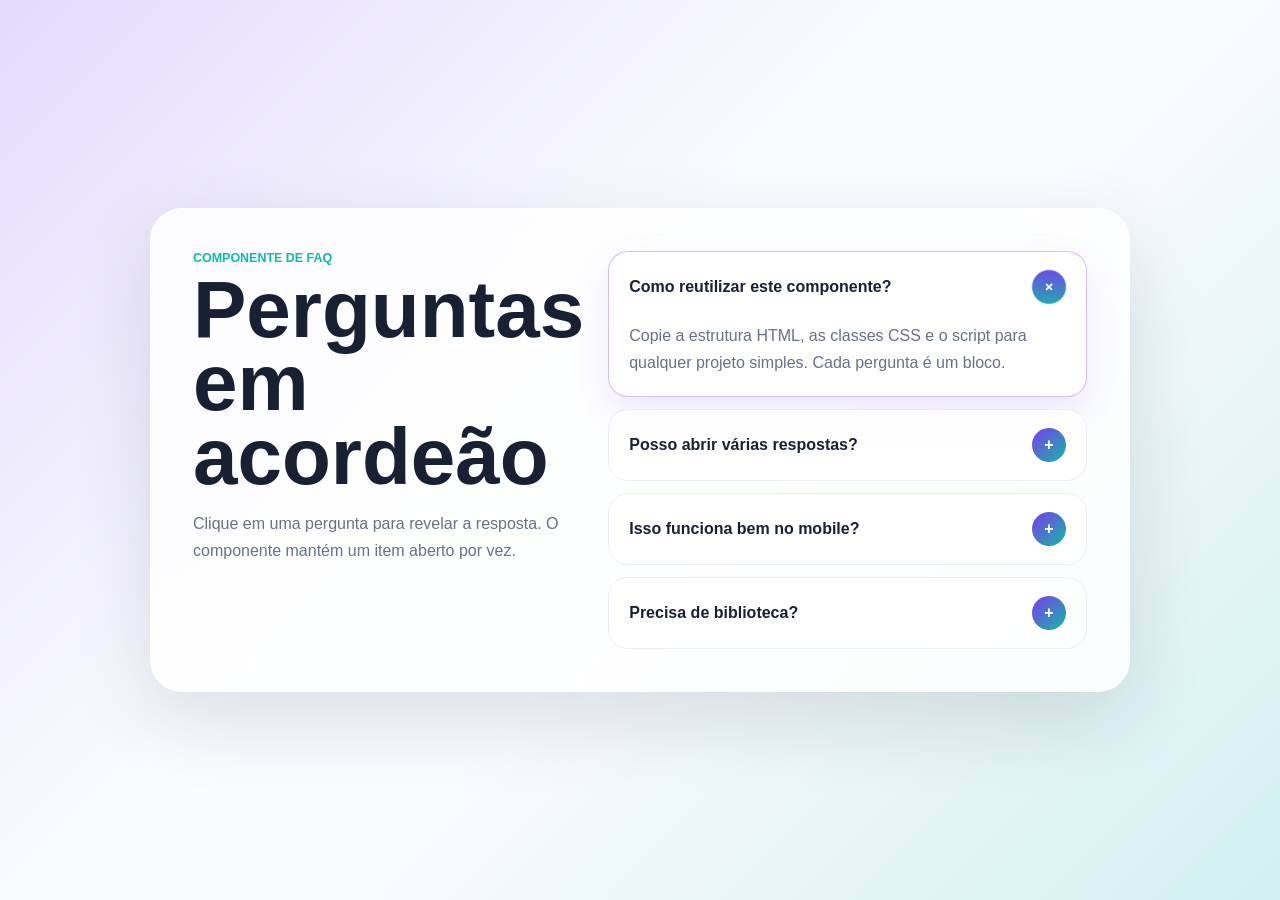
<file: accordion-faq/index.html>
<!DOCTYPE html>
<html lang="pt-BR">
<head>
  <meta charset="UTF-8">
  <meta name="viewport" content="width=device-width, initial-scale=1.0">
  <title>Accordion FAQ</title>
  <link rel="stylesheet" href="style.css">
</head>
<body>
  <main class="page">
    <section class="faq-shell">
      <div class="faq-copy">
        <p class="eyebrow">Componente de FAQ</p>
        <h1>Perguntas em acordeão</h1>
        <p>Clique em uma pergunta para revelar a resposta. O componente mantém um item aberto por vez.</p>
      </div>

      <div class="accordion" id="accordion">
        <article class="accordion-item open">
          <button class="accordion-trigger" type="button" aria-expanded="true">
            Como reutilizar este componente?
            <span>+</span>
          </button>
          <div class="accordion-panel">
            <p>Copie a estrutura HTML, as classes CSS e o script para qualquer projeto simples. Cada pergunta é um bloco.</p>
          </div>
        </article>

        <article class="accordion-item">
          <button class="accordion-trigger" type="button" aria-expanded="false">
            Posso abrir várias respostas?
            <span>+</span>
          </button>
          <div class="accordion-panel">
            <p>Sim. Remova a linha que fecha os outros itens no script e cada resposta será alternada de forma independente.</p>
          </div>
        </article>

        <article class="accordion-item">
          <button class="accordion-trigger" type="button" aria-expanded="false">
            Isso funciona bem no mobile?
            <span>+</span>
          </button>
          <div class="accordion-panel">
            <p>O layout foi pensado primeiro para telas pequenas, usa espaçamento flexível e mantém o texto legível no celular.</p>
          </div>
        </article>

        <article class="accordion-item">
          <button class="accordion-trigger" type="button" aria-expanded="false">
            Precisa de biblioteca?
            <span>+</span>
          </button>
          <div class="accordion-panel">
            <p>Nenhuma biblioteca é necessária. A animação usa linhas de grid no CSS e poucas linhas de JavaScript.</p>
          </div>
        </article>
      </div>
    </section>
  </main>

  <script src="script.js"></script>
</body>
</html>
</file>
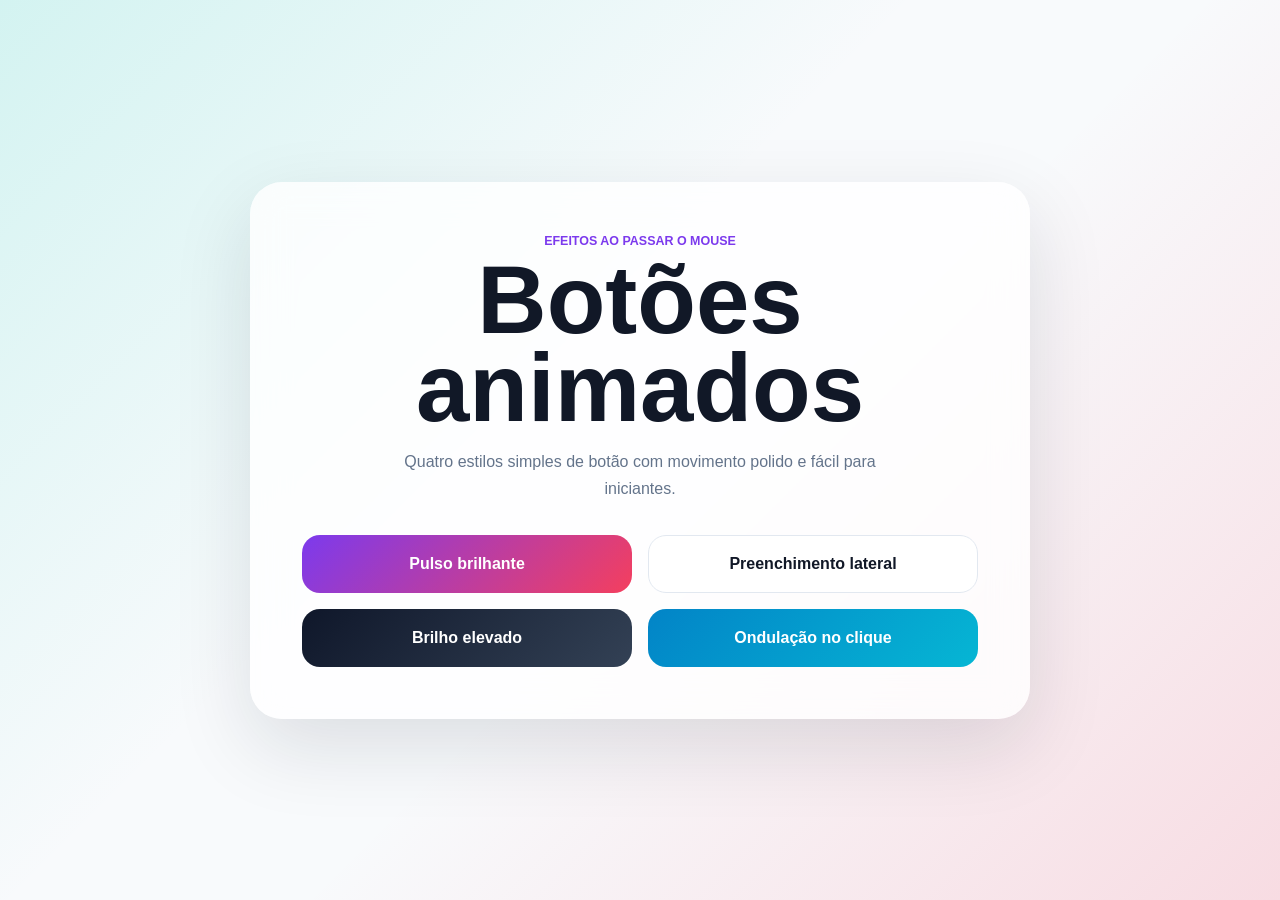
<file: animated-button-effects/index.html>
<!DOCTYPE html>
<html lang="pt-BR">
<head>
  <meta charset="UTF-8">
  <meta name="viewport" content="width=device-width, initial-scale=1.0">
  <title>Animated Button Effects</title>
  <link rel="stylesheet" href="style.css">
</head>
<body>
  <main class="stage">
    <section class="showcase">
      <p class="eyebrow">Efeitos ao passar o mouse</p>
      <h1>Botões animados</h1>
      <p class="intro">Quatro estilos simples de botão com movimento polido e fácil para iniciantes.</p>

      <div class="button-grid">
        <button class="btn glow">Pulso brilhante</button>
        <button class="btn slide">Preenchimento lateral</button>
        <button class="btn magnetic">Brilho elevado</button>
        <button class="btn ripple" id="rippleButton">Ondulação no clique</button>
      </div>
    </section>
  </main>

  <script src="script.js"></script>
</body>
</html>
</file>
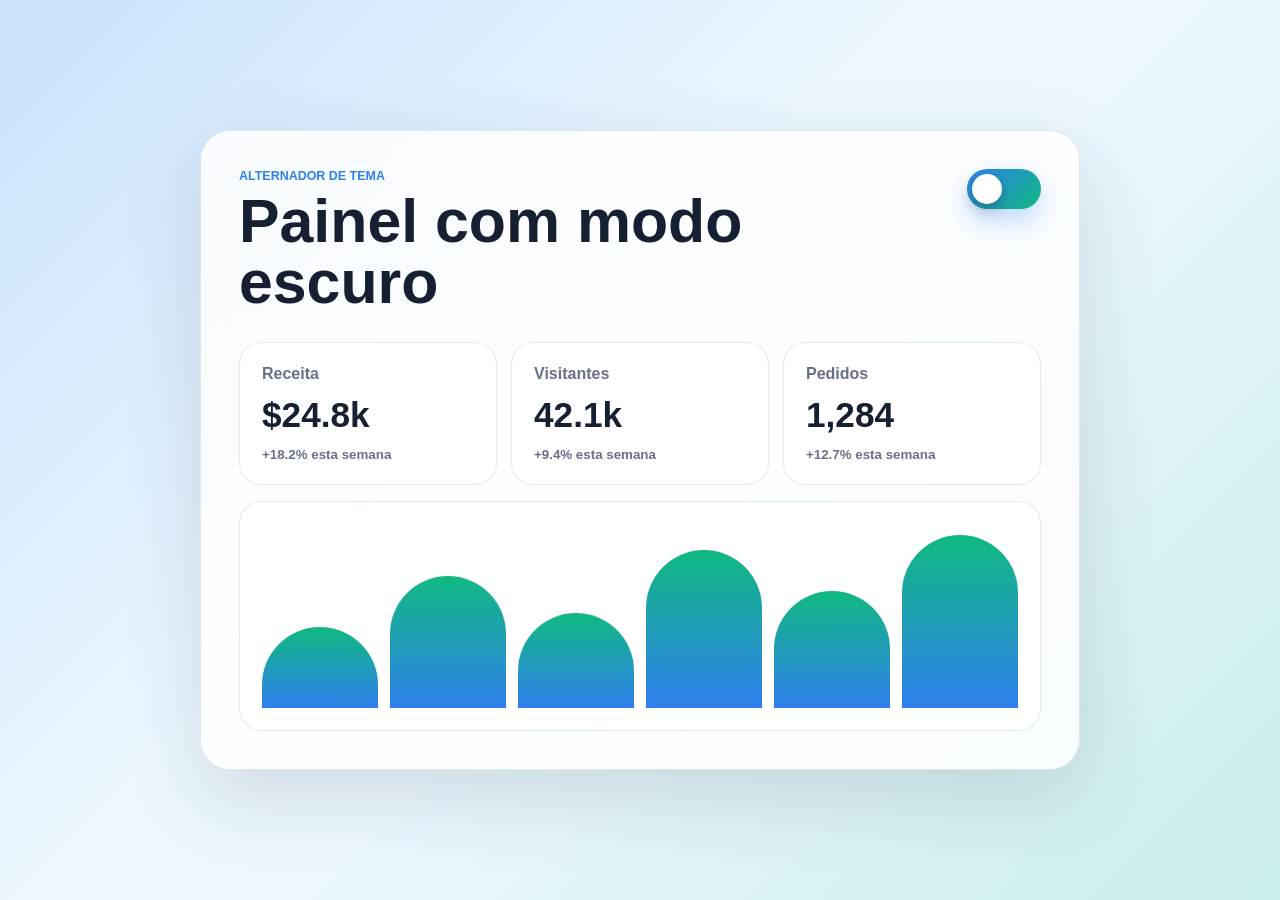
<file: dark-mode-toggle/index.html>
<!DOCTYPE html>
<html lang="pt-BR">
<head>
  <meta charset="UTF-8">
  <meta name="viewport" content="width=device-width, initial-scale=1.0">
  <title>Dark Mode Toggle</title>
  <link rel="stylesheet" href="style.css">
</head>
<body>
  <main class="app">
    <section class="dashboard-card">
      <header class="topbar">
        <div>
          <p class="eyebrow">Alternador de tema</p>
          <h1>Painel com modo escuro</h1>
        </div>

        <button class="theme-toggle" id="themeToggle" type="button" aria-label="Mudar para modo escuro">
          <span class="toggle-thumb"></span>
        </button>
      </header>

      <div class="stats-grid">
        <article>
          <span>Receita</span>
          <strong>$24.8k</strong>
          <small>+18.2% esta semana</small>
        </article>
        <article>
          <span>Visitantes</span>
          <strong>42.1k</strong>
          <small>+9.4% esta semana</small>
        </article>
        <article>
          <span>Pedidos</span>
          <strong>1,284</strong>
          <small>+12.7% esta semana</small>
        </article>
      </div>

      <div class="chart-card" aria-label="Gráfico decorativo de análises">
        <span style="height: 44%"></span>
        <span style="height: 72%"></span>
        <span style="height: 52%"></span>
        <span style="height: 86%"></span>
        <span style="height: 64%"></span>
        <span style="height: 94%"></span>
      </div>
    </section>
  </main>

  <script src="script.js"></script>
</body>
</html>
</file>
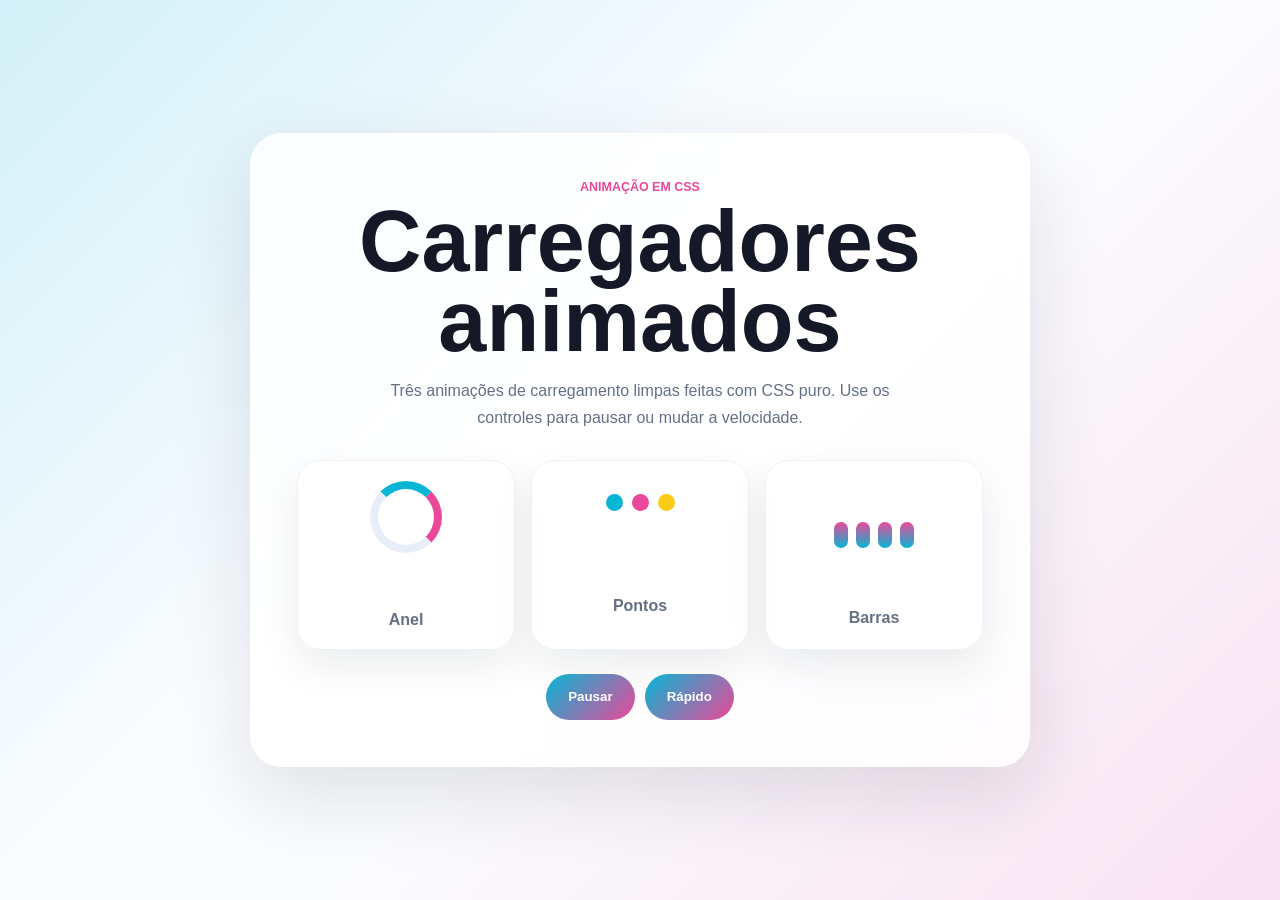
<file: loading-spinner-animation/index.html>
<!DOCTYPE html>
<html lang="pt-BR">
<head>
  <meta charset="UTF-8">
  <meta name="viewport" content="width=device-width, initial-scale=1.0">
  <title>Loading Spinner Animation</title>
  <link rel="stylesheet" href="style.css">
</head>
<body>
  <main class="stage">
    <section class="loader-card">
      <p class="eyebrow">Animação em CSS</p>
      <h1>Carregadores animados</h1>
      <p class="intro">Três animações de carregamento limpas feitas com CSS puro. Use os controles para pausar ou mudar a velocidade.</p>

      <div class="loader-grid">
        <div class="loader-box">
          <div class="ring-loader" aria-label="Carregador em anel"></div>
          <span>Anel</span>
        </div>
        <div class="loader-box">
          <div class="dot-loader" aria-label="Carregador de pontos">
            <span></span>
            <span></span>
            <span></span>
          </div>
          <span>Pontos</span>
        </div>
        <div class="loader-box">
          <div class="bar-loader" aria-label="Carregador de barras">
            <span></span>
            <span></span>
            <span></span>
            <span></span>
          </div>
          <span>Barras</span>
        </div>
      </div>

      <div class="controls">
        <button id="pauseButton" type="button">Pausar</button>
        <button id="speedButton" type="button">Rápido</button>
      </div>
    </section>
  </main>

  <script src="script.js"></script>
</body>
</html>
</file>
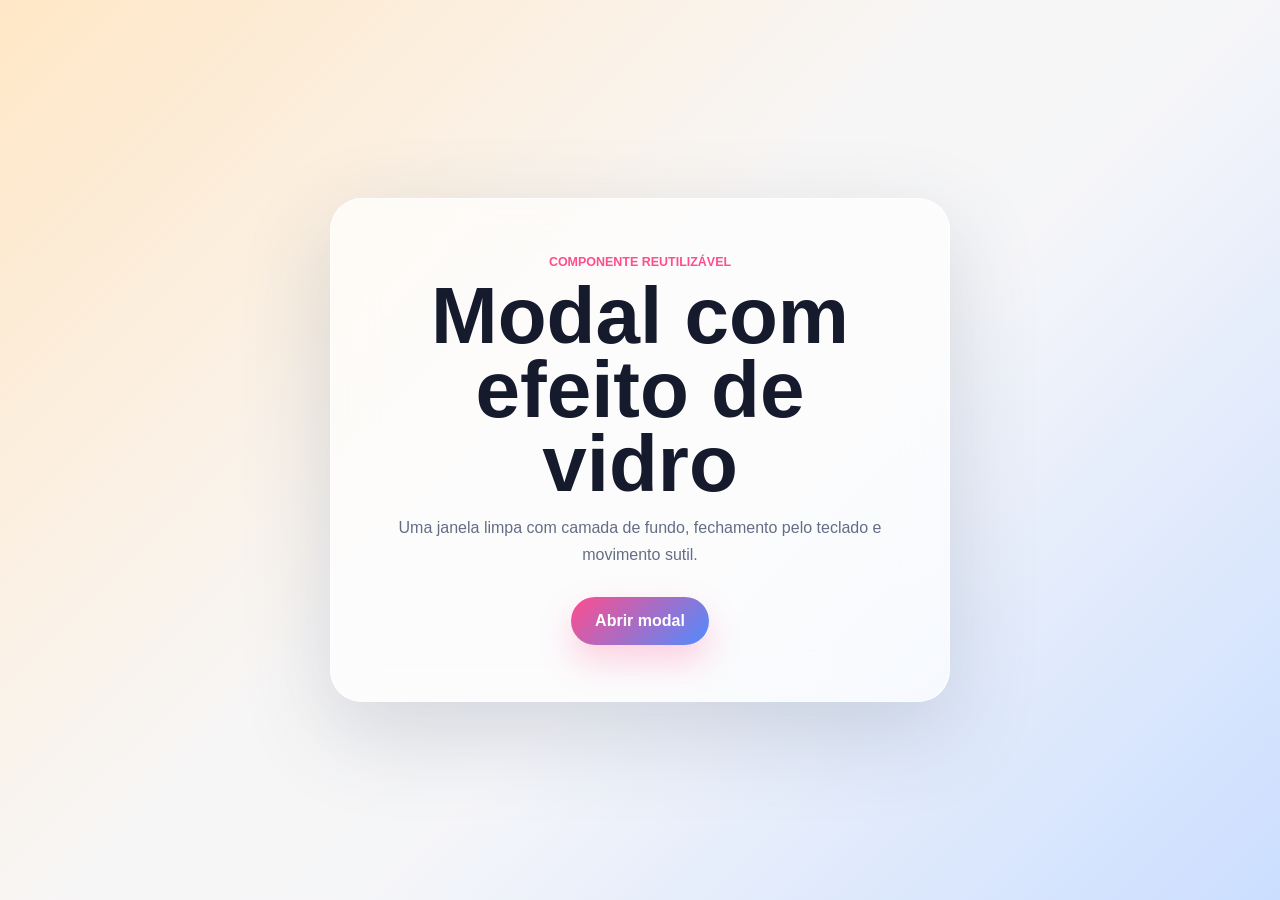
<file: modal-popup-component/index.html>
<!DOCTYPE html>
<html lang="pt-BR">
<head>
  <meta charset="UTF-8">
  <meta name="viewport" content="width=device-width, initial-scale=1.0">
  <title>Modal Popup Component</title>
  <link rel="stylesheet" href="style.css">
</head>
<body>
  <main class="hero">
    <section class="panel">
      <p class="eyebrow">Componente reutilizável</p>
      <h1>Modal com efeito de vidro</h1>
      <p class="copy">Uma janela limpa com camada de fundo, fechamento pelo teclado e movimento sutil.</p>
      <button class="primary-button" id="openModal">Abrir modal</button>
    </section>
  </main>

  <div class="modal-backdrop" id="modalBackdrop" hidden>
    <section class="modal" role="dialog" aria-modal="true" aria-labelledby="modalTitle">
      <button class="close-button" id="closeModal" aria-label="Fechar modal">&times;</button>
      <div class="modal-icon">i</div>
      <h2 id="modalTitle">Checklist de lançamento</h2>
      <p>Use este componente para boletins, confirmações, prévias de recursos ou pequenos fluxos de apresentação inicial.</p>
      <div class="actions">
        <button class="secondary-button" id="cancelModal">Cancelar</button>
        <button class="primary-button">Continuar</button>
      </div>
    </section>
  </div>

  <script src="script.js"></script>
</body>
</html>
</file>
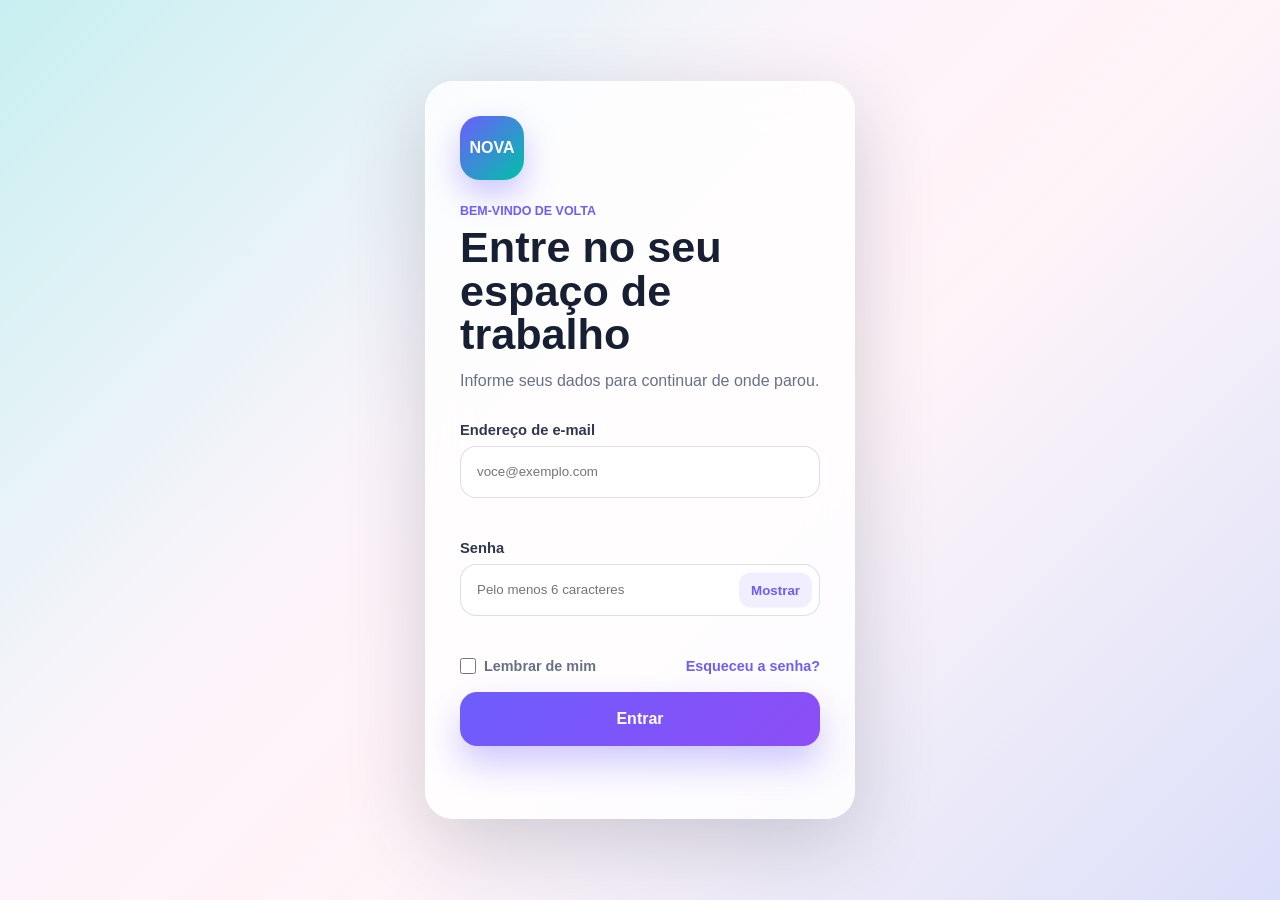
<file: modern-login-form/index.html>
<!DOCTYPE html>
<html lang="pt-BR">
<head>
  <meta charset="UTF-8">
  <meta name="viewport" content="width=device-width, initial-scale=1.0">
  <title>Modern Login Form</title>
  <link rel="stylesheet" href="style.css">
</head>
<body>
  <main class="page">
    <section class="login-card" aria-labelledby="login-title">
      <div class="brand-badge">NOVA</div>
      <p class="eyebrow">Bem-vindo de volta</p>
      <h1 id="login-title">Entre no seu espaço de trabalho</h1>
      <p class="intro">Informe seus dados para continuar de onde parou.</p>

      <form id="loginForm" novalidate>
        <label class="field">
          <span>Endereço de e-mail</span>
          <input id="email" type="email" placeholder="voce@exemplo.com" autocomplete="email">
          <small class="error-message"></small>
        </label>

        <label class="field password-field">
          <span>Senha</span>
          <div class="password-wrap">
            <input id="password" type="password" placeholder="Pelo menos 6 caracteres" autocomplete="current-password">
            <button class="ghost-button" type="button" id="togglePassword" aria-label="Mostrar senha">Mostrar</button>
          </div>
          <small class="error-message"></small>
        </label>

        <div class="form-row">
          <label class="remember">
            <input type="checkbox">
            <span>Lembrar de mim</span>
          </label>
          <a href="#">Esqueceu a senha?</a>
        </div>

        <button class="submit-button" type="submit">Entrar</button>
        <p class="success-message" id="successMessage" role="status"></p>
      </form>
    </section>
  </main>

  <script src="script.js"></script>
</body>
</html>
</file>
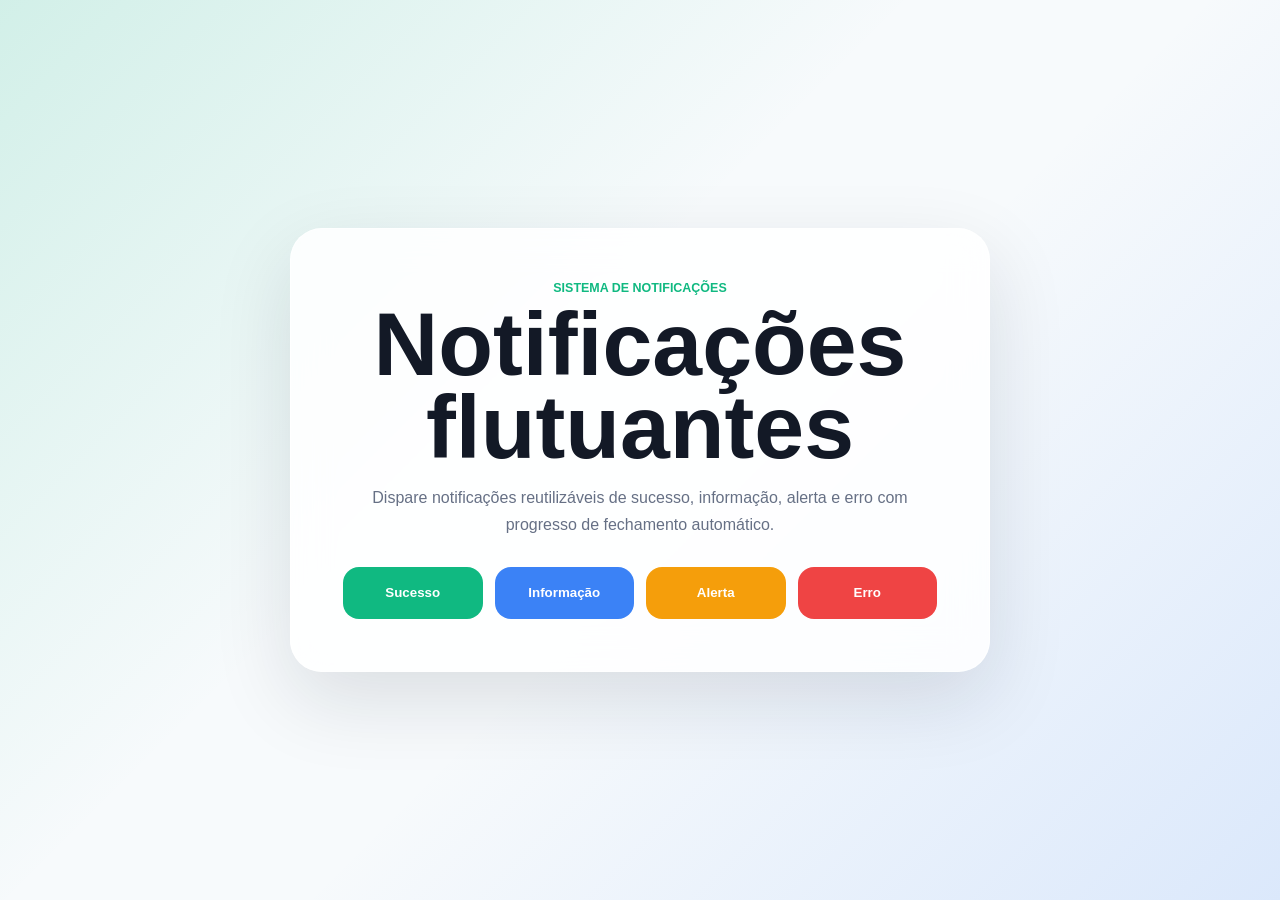
<file: notification-toast-system/index.html>
<!DOCTYPE html>
<html lang="pt-BR">
<head>
  <meta charset="UTF-8">
  <meta name="viewport" content="width=device-width, initial-scale=1.0">
  <title>Notification Toast System</title>
  <link rel="stylesheet" href="style.css">
</head>
<body>
  <main class="page">
    <section class="toast-demo">
      <p class="eyebrow">Sistema de notificações</p>
      <h1>Notificações flutuantes</h1>
      <p class="intro">Dispare notificações reutilizáveis de sucesso, informação, alerta e erro com progresso de fechamento automático.</p>

      <div class="button-grid">
        <button type="button" data-toast="success">Sucesso</button>
        <button type="button" data-toast="info">Informação</button>
        <button type="button" data-toast="warning">Alerta</button>
        <button type="button" data-toast="error">Erro</button>
      </div>
    </section>
  </main>

  <div class="toast-stack" id="toastStack" aria-live="polite" aria-label="Notificações"></div>

  <script src="script.js"></script>
</body>
</html>
</file>
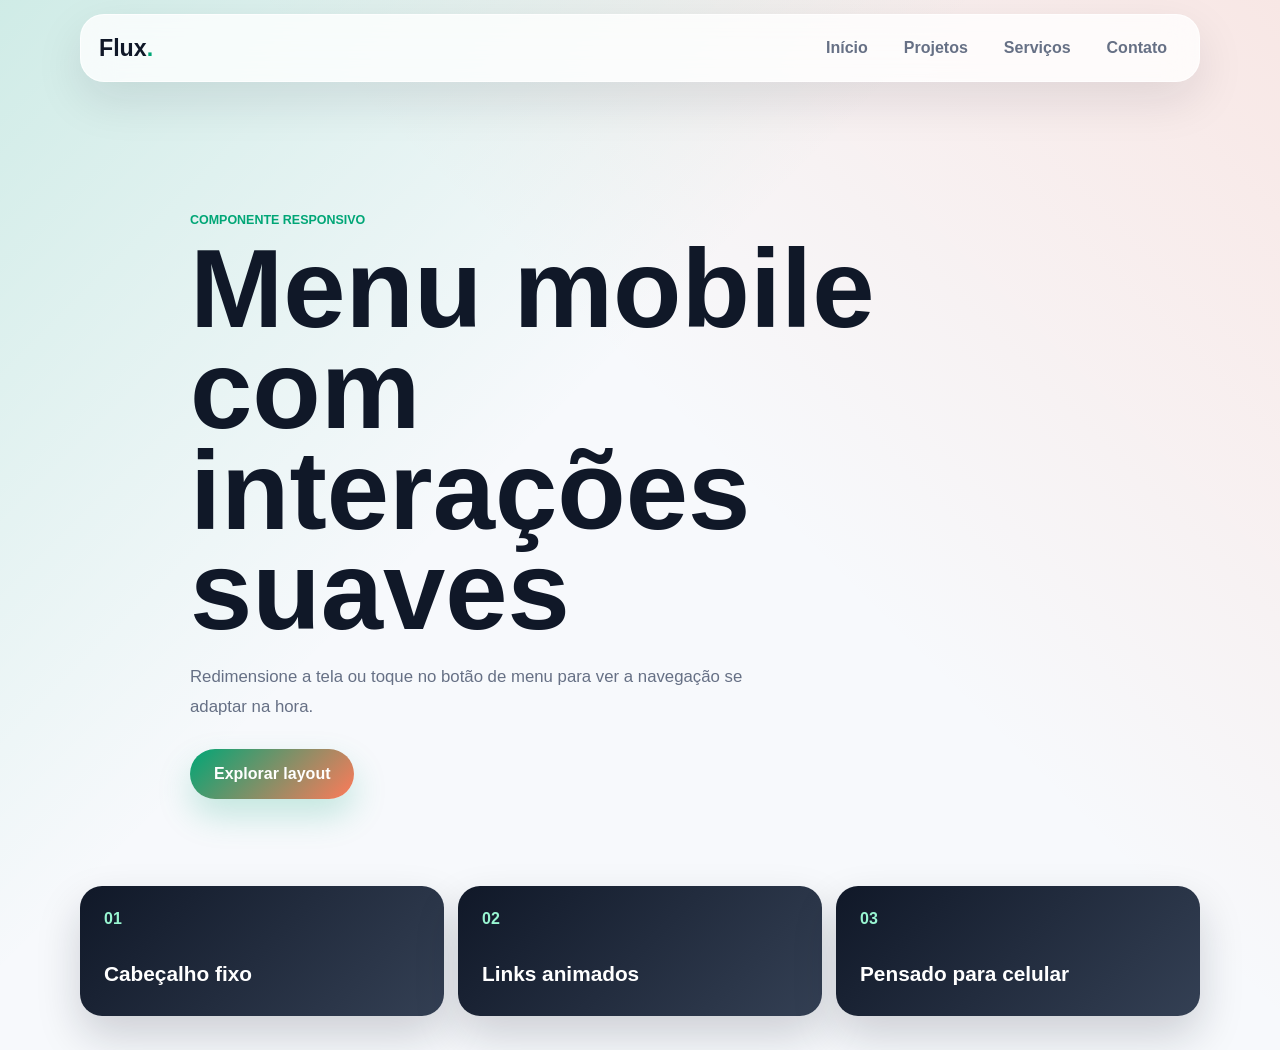
<file: responsive-navbar-menu/index.html>
<!DOCTYPE html>
<html lang="pt-BR">
<head>
  <meta charset="UTF-8">
  <meta name="viewport" content="width=device-width, initial-scale=1.0">
  <title>Responsive Navbar with Mobile Menu</title>
  <link rel="stylesheet" href="style.css">
</head>
<body>
  <header class="site-header">
    <nav class="navbar" aria-label="Navegação principal">
      <a class="logo" href="#">Flux</a>

      <button class="menu-toggle" id="menuToggle" aria-label="Abrir menu" aria-expanded="false">
        <span></span>
        <span></span>
        <span></span>
      </button>

      <ul class="nav-links" id="navLinks">
        <li><a href="#home">Início</a></li>
        <li><a href="#work">Projetos</a></li>
        <li><a href="#services">Serviços</a></li>
        <li><a href="#contact">Contato</a></li>
      </ul>
    </nav>
  </header>

  <main>
    <section class="hero" id="home">
      <div class="hero-content">
        <p class="eyebrow">Componente responsivo</p>
        <h1>Menu mobile com interações suaves</h1>
        <p>Redimensione a tela ou toque no botão de menu para ver a navegação se adaptar na hora.</p>
        <a class="cta" href="#work">Explorar layout</a>
      </div>
    </section>

    <section class="feature-strip" id="work">
      <article>
        <span>01</span>
        <h2>Cabeçalho fixo</h2>
      </article>
      <article>
        <span>02</span>
        <h2>Links animados</h2>
      </article>
      <article>
        <span>03</span>
        <h2>Pensado para celular</h2>
      </article>
    </section>
  </main>

  <script src="script.js"></script>
</body>
</html>
</file>
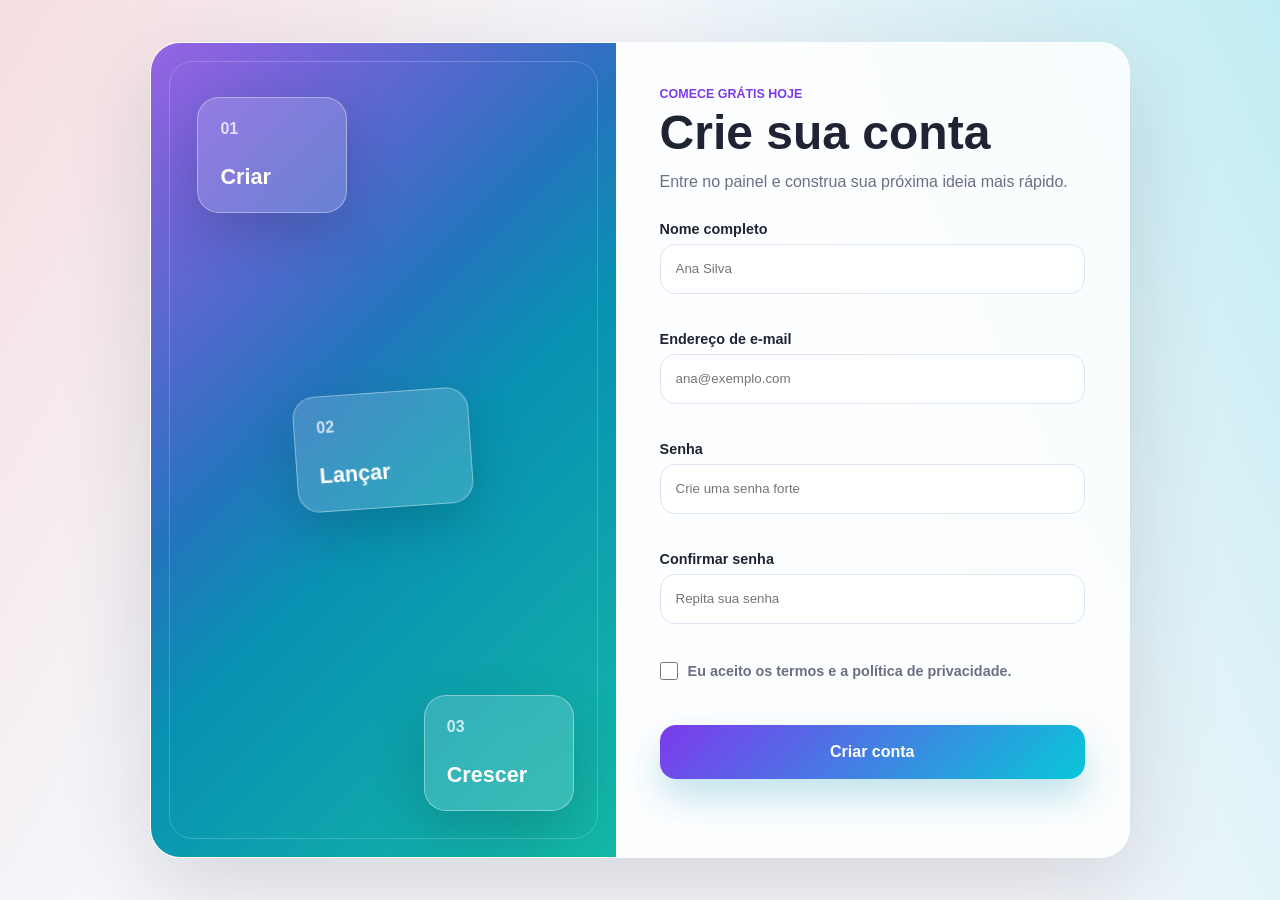
<file: signup-register-form/index.html>
<!DOCTYPE html>
<html lang="pt-BR">
<head>
  <meta charset="UTF-8">
  <meta name="viewport" content="width=device-width, initial-scale=1.0">
  <title>Sign Up Register Form</title>
  <link rel="stylesheet" href="style.css">
</head>
<body>
  <main class="shell">
    <section class="visual-panel">
      <div class="stack-card card-one">
        <span>01</span>
        <strong>Criar</strong>
      </div>
      <div class="stack-card card-two">
        <span>02</span>
        <strong>Lançar</strong>
      </div>
      <div class="stack-card card-three">
        <span>03</span>
        <strong>Crescer</strong>
      </div>
    </section>

    <section class="form-panel" aria-labelledby="signup-title">
      <p class="kicker">Comece grátis hoje</p>
      <h1 id="signup-title">Crie sua conta</h1>
      <p class="subtitle">Entre no painel e construa sua próxima ideia mais rápido.</p>

      <form id="signupForm" novalidate>
        <label class="field">
          <span>Nome completo</span>
          <input id="name" type="text" placeholder="Ana Silva" autocomplete="name">
          <small class="error"></small>
        </label>

        <label class="field">
          <span>Endereço de e-mail</span>
          <input id="email" type="email" placeholder="ana@exemplo.com" autocomplete="email">
          <small class="error"></small>
        </label>

        <label class="field">
          <span>Senha</span>
          <input id="password" type="password" placeholder="Crie uma senha forte" autocomplete="new-password">
          <small class="error"></small>
        </label>

        <label class="field">
          <span>Confirmar senha</span>
          <input id="confirmPassword" type="password" placeholder="Repita sua senha" autocomplete="new-password">
          <small class="error"></small>
        </label>

        <label class="terms">
          <input id="terms" type="checkbox">
          <span>Eu aceito os termos e a política de privacidade.</span>
        </label>
        <small class="terms-error" id="termsError"></small>

        <button type="submit">Criar conta</button>
        <p class="result" id="result" role="status"></p>
      </form>
    </section>
  </main>

  <script src="script.js"></script>
</body>
</html>
</file>
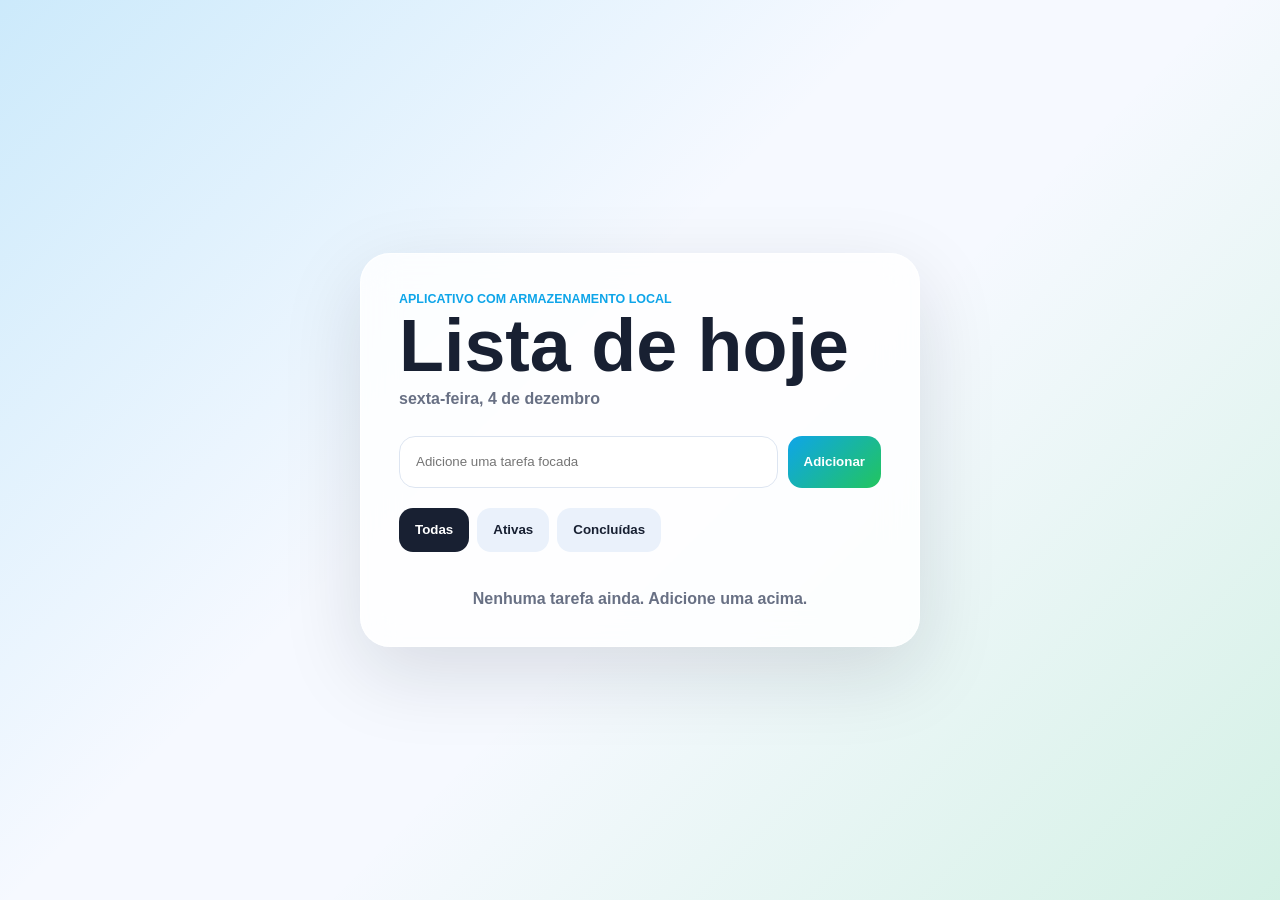
<file: todo-list-localstorage/index.html>
<!DOCTYPE html>
<html lang="pt-BR">
<head>
  <meta charset="UTF-8">
  <meta name="viewport" content="width=device-width, initial-scale=1.0">
  <title>To-Do List LocalStorage</title>
  <link rel="stylesheet" href="style.css">
</head>
<body>
  <main class="app">
    <section class="todo-card" aria-labelledby="todo-title">
      <header>
        <p class="eyebrow">Aplicativo com armazenamento local</p>
        <h1 id="todo-title">Lista de hoje</h1>
        <p class="date" id="dateLabel"></p>
      </header>

      <form class="todo-form" id="todoForm">
        <input id="todoInput" type="text" placeholder="Adicione uma tarefa focada" autocomplete="off">
        <button type="submit">Adicionar</button>
      </form>

      <div class="filters" aria-label="Filtros de tarefas">
        <button class="active" type="button" data-filter="all">Todas</button>
        <button type="button" data-filter="active">Ativas</button>
        <button type="button" data-filter="completed">Concluídas</button>
      </div>

      <ul class="todo-list" id="todoList"></ul>
      <p class="empty-state" id="emptyState">Nenhuma tarefa ainda. Adicione uma acima.</p>
    </section>
  </main>

  <script src="script.js"></script>
</body>
</html>
</file>
<file: accordion-faq/style.css>
/* Layout da FAQ */
* {
  box-sizing: border-box;
  margin: 0;
  padding: 0;
}

:root {
  --ink: #182033;
  --muted: #687086;
  --purple: #7c3aed;
  --teal: #14b8a6;
  --paper: rgba(255, 255, 255, 0.82);
}

body {
  min-height: 100vh;
  color: var(--ink);
  font-family: Arial, Helvetica, sans-serif;
  background:
    linear-gradient(135deg, rgba(124, 58, 237, 0.17), transparent 42%),
    linear-gradient(315deg, rgba(20, 184, 166, 0.17), transparent 44%),
    #f9fbff;
}

.page {
  min-height: 100vh;
  display: grid;
  place-items: center;
  padding: 20px;
}

.faq-shell {
  width: min(100%, 980px);
  display: grid;
  gap: 24px;
  padding: clamp(24px, 6vw, 42px);
  border: 1px solid rgba(255, 255, 255, 0.72);
  border-radius: 32px;
  background: var(--paper);
  box-shadow: 0 28px 80px rgba(15, 23, 42, 0.12);
  backdrop-filter: blur(18px);
}

.eyebrow {
  color: var(--teal);
  font-size: 0.78rem;
  font-weight: 900;
  text-transform: uppercase;
}

h1 {
  margin-top: 8px;
  font-size: clamp(2.4rem, 10vw, 5rem);
  line-height: 0.92;
}

.faq-copy p:not(.eyebrow) {
  max-width: 500px;
  margin-top: 16px;
  color: var(--muted);
  line-height: 1.7;
}

.accordion {
  display: grid;
  gap: 12px;
}

.accordion-item {
  overflow: hidden;
  border: 1px solid #e8edf6;
  border-radius: 20px;
  background: rgba(255, 255, 255, 0.78);
  transition: border-color 180ms ease, box-shadow 180ms ease;
}

.accordion-item.open {
  border-color: rgba(124, 58, 237, 0.32);
  box-shadow: 0 18px 40px rgba(124, 58, 237, 0.12);
}

.accordion-trigger {
  width: 100%;
  min-height: 70px;
  display: flex;
  align-items: center;
  justify-content: space-between;
  gap: 18px;
  border: 0;
  padding: 18px 20px;
  color: var(--ink);
  font-size: 1rem;
  font-weight: 900;
  text-align: left;
  background: transparent;
  cursor: pointer;
}

.accordion-trigger span {
  width: 34px;
  height: 34px;
  display: grid;
  place-items: center;
  flex: 0 0 auto;
  border-radius: 50%;
  color: white;
  background: linear-gradient(135deg, var(--purple), var(--teal));
  transition: transform 180ms ease;
}

.accordion-item.open .accordion-trigger span {
  transform: rotate(45deg);
}

.accordion-panel {
  display: grid;
  grid-template-rows: 0fr;
  transition: grid-template-rows 220ms ease;
}

.accordion-item.open .accordion-panel {
  grid-template-rows: 1fr;
}

.accordion-panel p {
  min-height: 0;
  overflow: hidden;
  padding: 0 20px;
  color: var(--muted);
  line-height: 1.7;
}

.accordion-item.open .accordion-panel p {
  padding-bottom: 20px;
}

@media (min-width: 820px) {
  .faq-shell {
    grid-template-columns: 0.85fr 1.15fr;
    align-items: start;
  }
}
</file>
<file: animated-button-effects/style.css>
/* Configuração da página */
* {
  box-sizing: border-box;
  margin: 0;
  padding: 0;
}

:root {
  --ink: #111827;
  --muted: #64748b;
  --mint: #2dd4bf;
  --pink: #f43f5e;
  --gold: #f59e0b;
  --violet: #7c3aed;
}

body {
  min-height: 100vh;
  color: var(--ink);
  font-family: Arial, Helvetica, sans-serif;
  background:
    linear-gradient(135deg, rgba(45, 212, 191, 0.18), transparent 42%),
    linear-gradient(315deg, rgba(244, 63, 94, 0.16), transparent 45%),
    #f8fafc;
}

.stage {
  min-height: 100vh;
  display: grid;
  place-items: center;
  padding: 24px;
}

.showcase {
  width: min(100%, 780px);
  padding: clamp(26px, 7vw, 52px);
  border-radius: 32px;
  text-align: center;
  background: rgba(255, 255, 255, 0.78);
  box-shadow: 0 28px 80px rgba(15, 23, 42, 0.12);
  backdrop-filter: blur(18px);
}

.eyebrow {
  color: var(--violet);
  font-size: 0.78rem;
  font-weight: 900;
  text-transform: uppercase;
}

h1 {
  margin-top: 8px;
  font-size: clamp(2.8rem, 12vw, 6rem);
  line-height: 0.92;
}

.intro {
  max-width: 540px;
  margin: 16px auto 32px;
  color: var(--muted);
  line-height: 1.7;
}

.button-grid {
  display: grid;
  gap: 16px;
}

.btn {
  position: relative;
  isolation: isolate;
  min-height: 58px;
  overflow: hidden;
  border: 0;
  border-radius: 18px;
  padding: 0 24px;
  color: white;
  font-size: 1rem;
  font-weight: 900;
  background: #111827;
  cursor: pointer;
  transition: transform 180ms ease, box-shadow 180ms ease;
}

.btn:hover {
  transform: translateY(-4px);
}

.glow {
  background: linear-gradient(135deg, var(--violet), var(--pink));
  box-shadow: 0 0 0 rgba(124, 58, 237, 0);
}

.glow:hover {
  animation: glowPulse 950ms ease infinite alternate;
}

.slide {
  color: var(--ink);
  background: white;
  border: 1px solid #e2e8f0;
}

.slide::before {
  content: "";
  position: absolute;
  inset: 0;
  z-index: -1;
  background: linear-gradient(135deg, var(--mint), var(--gold));
  transform: translateX(-102%);
  transition: transform 260ms ease;
}

.slide:hover::before {
  transform: translateX(0);
}

.slide:hover {
  color: white;
}

.magnetic {
  background: linear-gradient(135deg, #0f172a, #334155);
}

.magnetic::after {
  content: "";
  position: absolute;
  top: -80%;
  left: -30%;
  width: 38%;
  height: 260%;
  background: rgba(255, 255, 255, 0.42);
  transform: rotate(24deg) translateX(-120%);
  transition: transform 450ms ease;
}

.magnetic:hover::after {
  transform: rotate(24deg) translateX(520%);
}

.ripple {
  background: linear-gradient(135deg, #0284c7, #06b6d4);
}

.ripple-dot {
  position: absolute;
  width: 16px;
  height: 16px;
  border-radius: 50%;
  background: rgba(255, 255, 255, 0.6);
  transform: translate(-50%, -50%) scale(0);
  animation: ripple 620ms ease-out forwards;
}

@keyframes glowPulse {
  to {
    box-shadow: 0 0 30px rgba(124, 58, 237, 0.55), 0 0 55px rgba(244, 63, 94, 0.28);
  }
}

@keyframes ripple {
  to {
    opacity: 0;
    transform: translate(-50%, -50%) scale(18);
  }
}

@media (min-width: 640px) {
  .button-grid {
    grid-template-columns: repeat(2, 1fr);
  }
}
</file>
<file: dark-mode-toggle/style.css>
/* Variáveis de tema */
* {
  box-sizing: border-box;
  margin: 0;
  padding: 0;
}

:root {
  --bg: #ecf7ff;
  --card: rgba(255, 255, 255, 0.82);
  --text: #172033;
  --muted: #687089;
  --line: rgba(23, 32, 51, 0.1);
  --accent: #2f80ed;
  --accent-two: #10b981;
  --shadow: rgba(31, 41, 55, 0.14);
}

body.dark {
  --bg: #111827;
  --card: rgba(24, 31, 46, 0.82);
  --text: #f7fbff;
  --muted: #a7b0c2;
  --line: rgba(255, 255, 255, 0.12);
  --accent: #8b5cf6;
  --accent-two: #22d3ee;
  --shadow: rgba(0, 0, 0, 0.34);
}

body {
  min-height: 100vh;
  color: var(--text);
  font-family: Arial, Helvetica, sans-serif;
  background:
    linear-gradient(135deg, color-mix(in srgb, var(--accent) 18%, transparent), transparent 42%),
    linear-gradient(315deg, color-mix(in srgb, var(--accent-two) 16%, transparent), transparent 45%),
    var(--bg);
  transition: color 250ms ease, background 250ms ease;
}

.app {
  min-height: 100vh;
  display: grid;
  place-items: center;
  padding: 20px;
}

.dashboard-card {
  width: min(100%, 880px);
  padding: clamp(22px, 5vw, 38px);
  border: 1px solid var(--line);
  border-radius: 30px;
  background: var(--card);
  box-shadow: 0 26px 80px var(--shadow);
  backdrop-filter: blur(20px);
}

.topbar {
  display: flex;
  align-items: flex-start;
  justify-content: space-between;
  gap: 20px;
}

.eyebrow {
  color: var(--accent);
  font-size: 0.78rem;
  font-weight: 900;
  text-transform: uppercase;
}

h1 {
  margin-top: 8px;
  font-size: clamp(2rem, 8vw, 3.8rem);
  line-height: 1;
}

.theme-toggle {
  position: relative;
  flex: 0 0 auto;
  width: 74px;
  height: 40px;
  border: 0;
  border-radius: 999px;
  padding: 5px;
  background: linear-gradient(135deg, var(--accent), var(--accent-two));
  cursor: pointer;
  box-shadow: 0 12px 28px color-mix(in srgb, var(--accent) 30%, transparent);
}

.toggle-thumb {
  display: block;
  width: 30px;
  height: 30px;
  border-radius: 50%;
  background: white;
  box-shadow: 0 6px 14px rgba(0, 0, 0, 0.24);
  transition: transform 220ms ease;
}

body.dark .toggle-thumb {
  transform: translateX(34px);
}

.stats-grid {
  display: grid;
  gap: 14px;
  margin: 30px 0 16px;
}

.stats-grid article,
.chart-card {
  border: 1px solid var(--line);
  border-radius: 22px;
  background: color-mix(in srgb, var(--card) 86%, white 10%);
}

.stats-grid article {
  padding: 22px;
  transition: transform 180ms ease, border-color 180ms ease;
}

.stats-grid article:hover {
  transform: translateY(-4px);
  border-color: color-mix(in srgb, var(--accent) 55%, transparent);
}

.stats-grid span,
.stats-grid small {
  display: block;
  color: var(--muted);
  font-weight: 800;
}

.stats-grid strong {
  display: block;
  margin: 12px 0;
  font-size: 2.2rem;
}

.chart-card {
  height: 230px;
  display: flex;
  align-items: end;
  gap: 12px;
  padding: 22px;
}

.chart-card span {
  flex: 1;
  min-width: 24px;
  border-radius: 999px 999px 10px 10px;
  background: linear-gradient(180deg, var(--accent-two), var(--accent));
  animation: growBar 700ms ease both;
}

@keyframes growBar {
  from {
    height: 0;
  }
}

@media (min-width: 720px) {
  .stats-grid {
    grid-template-columns: repeat(3, 1fr);
  }
}
</file>
<file: loading-spinner-animation/style.css>
/* Base do exemplo de carregadores */
* {
  box-sizing: border-box;
  margin: 0;
  padding: 0;
}

:root {
  --ink: #141827;
  --muted: #657085;
  --cyan: #06b6d4;
  --pink: #ec4899;
  --yellow: #facc15;
  --speed: 1s;
}

body {
  min-height: 100vh;
  color: var(--ink);
  font-family: Arial, Helvetica, sans-serif;
  background:
    linear-gradient(135deg, rgba(6, 182, 212, 0.17), transparent 42%),
    linear-gradient(315deg, rgba(236, 72, 153, 0.15), transparent 44%),
    #fbfcff;
}

body.paused * {
  animation-play-state: paused !important;
}

body.fast {
  --speed: 0.55s;
}

.stage {
  min-height: 100vh;
  display: grid;
  place-items: center;
  padding: 20px;
}

.loader-card {
  width: min(100%, 780px);
  padding: clamp(24px, 6vw, 46px);
  border: 1px solid rgba(255, 255, 255, 0.72);
  border-radius: 32px;
  text-align: center;
  background: rgba(255, 255, 255, 0.82);
  box-shadow: 0 28px 80px rgba(15, 23, 42, 0.12);
  backdrop-filter: blur(18px);
}

.eyebrow {
  color: var(--pink);
  font-size: 0.78rem;
  font-weight: 900;
  text-transform: uppercase;
}

h1 {
  margin-top: 8px;
  font-size: clamp(2.5rem, 11vw, 5.4rem);
  line-height: 0.92;
}

.intro {
  max-width: 520px;
  margin: 16px auto 28px;
  color: var(--muted);
  line-height: 1.7;
}

.loader-grid {
  display: grid;
  gap: 16px;
}

.loader-box {
  min-height: 190px;
  display: grid;
  place-items: center;
  gap: 18px;
  border: 1px solid #edf1f8;
  border-radius: 24px;
  background: rgba(255, 255, 255, 0.72);
  box-shadow: 0 16px 40px rgba(15, 23, 42, 0.08);
}

.loader-box > span {
  color: var(--muted);
  font-weight: 900;
}

.ring-loader {
  width: 72px;
  height: 72px;
  border: 8px solid #e8eef7;
  border-top-color: var(--cyan);
  border-right-color: var(--pink);
  border-radius: 50%;
  animation: spin var(--speed) linear infinite;
}

.dot-loader {
  display: flex;
  gap: 9px;
}

.dot-loader span {
  width: 17px;
  height: 17px;
  border-radius: 50%;
  background: var(--cyan);
  animation: bounce var(--speed) ease-in-out infinite;
}

.dot-loader span:nth-child(2) {
  background: var(--pink);
  animation-delay: 120ms;
}

.dot-loader span:nth-child(3) {
  background: var(--yellow);
  animation-delay: 240ms;
}

.bar-loader {
  height: 66px;
  display: flex;
  align-items: end;
  gap: 8px;
}

.bar-loader span {
  width: 14px;
  height: 26px;
  border-radius: 999px;
  background: linear-gradient(180deg, var(--pink), var(--cyan));
  animation: stretch var(--speed) ease-in-out infinite;
}

.bar-loader span:nth-child(2) {
  animation-delay: 90ms;
}

.bar-loader span:nth-child(3) {
  animation-delay: 180ms;
}

.bar-loader span:nth-child(4) {
  animation-delay: 270ms;
}

.controls {
  display: flex;
  justify-content: center;
  gap: 10px;
  margin-top: 24px;
  flex-wrap: wrap;
}

button {
  min-height: 46px;
  border: 0;
  border-radius: 999px;
  padding: 0 22px;
  color: white;
  font-weight: 900;
  background: linear-gradient(135deg, var(--cyan), var(--pink));
  cursor: pointer;
  transition: transform 180ms ease;
}

button:hover {
  transform: translateY(-2px);
}

@keyframes spin {
  to {
    transform: rotate(360deg);
  }
}

@keyframes bounce {
  0%,
  100% {
    transform: translateY(0);
  }

  50% {
    transform: translateY(-18px);
  }
}

@keyframes stretch {
  0%,
  100% {
    height: 24px;
  }

  50% {
    height: 64px;
  }
}

@media (min-width: 720px) {
  .loader-grid {
    grid-template-columns: repeat(3, 1fr);
  }
}
</file>
<file: modal-popup-component/style.css>
/* Base global */
* {
  box-sizing: border-box;
  margin: 0;
  padding: 0;
}

:root {
  --ink: #151a2d;
  --muted: #656d85;
  --pink: #ff4d8d;
  --amber: #ffb84d;
  --blue: #4f8cff;
}

body {
  min-height: 100vh;
  color: var(--ink);
  font-family: Arial, Helvetica, sans-serif;
  background:
    linear-gradient(135deg, rgba(255, 184, 77, 0.25), transparent 44%),
    linear-gradient(315deg, rgba(79, 140, 255, 0.22), transparent 42%),
    linear-gradient(135deg, #fff7ef, #eef5ff);
}

.hero {
  min-height: 100vh;
  display: grid;
  place-items: center;
  padding: 24px;
}

.panel {
  width: min(100%, 620px);
  padding: clamp(28px, 7vw, 56px);
  border: 1px solid rgba(255, 255, 255, 0.7);
  border-radius: 32px;
  text-align: center;
  background: rgba(255, 255, 255, 0.68);
  box-shadow: 0 30px 90px rgba(49, 64, 101, 0.18);
  backdrop-filter: blur(20px);
}

.eyebrow {
  color: var(--pink);
  font-size: 0.78rem;
  font-weight: 900;
  text-transform: uppercase;
}

h1 {
  max-width: 12ch;
  margin: 10px auto 14px;
  font-size: clamp(2.5rem, 11vw, 5rem);
  line-height: 0.92;
}

.copy {
  max-width: 44rem;
  margin: 0 auto 28px;
  color: var(--muted);
  line-height: 1.7;
}

button {
  border: 0;
  font: inherit;
  font-weight: 900;
  cursor: pointer;
}

.primary-button,
.secondary-button {
  min-height: 48px;
  border-radius: 999px;
  padding: 0 24px;
}

.primary-button {
  color: white;
  background: linear-gradient(135deg, var(--pink), var(--blue));
  box-shadow: 0 16px 34px rgba(255, 77, 141, 0.26);
  transition: transform 180ms ease, box-shadow 180ms ease;
}

.primary-button:hover {
  transform: translateY(-2px);
  box-shadow: 0 22px 42px rgba(79, 140, 255, 0.28);
}

.secondary-button {
  color: var(--ink);
  background: #eef2f8;
}

/* Camada do modal */
.modal-backdrop {
  position: fixed;
  inset: 0;
  display: grid;
  place-items: center;
  padding: 22px;
  background: rgba(16, 20, 38, 0.54);
  backdrop-filter: blur(9px);
}

.modal-backdrop[hidden] {
  display: none;
}

.modal {
  position: relative;
  width: min(100%, 430px);
  padding: 34px;
  border: 1px solid rgba(255, 255, 255, 0.56);
  border-radius: 28px;
  text-align: center;
  background: rgba(255, 255, 255, 0.9);
  box-shadow: 0 34px 100px rgba(0, 0, 0, 0.28);
  animation: modalIn 240ms ease both;
}

.close-button {
  position: absolute;
  top: 14px;
  right: 14px;
  width: 40px;
  height: 40px;
  border-radius: 50%;
  color: var(--muted);
  font-size: 1.8rem;
  line-height: 1;
  background: #f1f4f9;
  transition: transform 180ms ease, color 180ms ease;
}

.close-button:hover {
  color: var(--ink);
  transform: rotate(90deg);
}

.modal-icon {
  width: 70px;
  height: 70px;
  display: grid;
  place-items: center;
  margin: 0 auto 18px;
  border-radius: 24px;
  color: white;
  font-size: 2rem;
  font-weight: 900;
  background: linear-gradient(135deg, var(--amber), var(--pink));
}

h2 {
  font-size: 1.8rem;
}

.modal p {
  margin: 12px 0 26px;
  color: var(--muted);
  line-height: 1.65;
}

.actions {
  display: flex;
  justify-content: center;
  gap: 12px;
  flex-wrap: wrap;
}

@keyframes modalIn {
  from {
    opacity: 0;
    transform: translateY(18px) scale(0.95);
  }

  to {
    opacity: 1;
    transform: translateY(0) scale(1);
  }
}
</file>
<file: modern-login-form/style.css>
/* Reset e layout da página */
* {
  box-sizing: border-box;
  margin: 0;
  padding: 0;
}

:root {
  --ink: #172033;
  --muted: #687089;
  --panel: rgba(255, 255, 255, 0.78);
  --line: rgba(255, 255, 255, 0.42);
  --primary: #6d5dfc;
  --accent: #00c2a8;
  --danger: #dc315a;
}

body {
  min-height: 100vh;
  font-family: Arial, Helvetica, sans-serif;
  color: var(--ink);
  background:
    linear-gradient(135deg, rgba(0, 194, 168, 0.16), transparent 38%),
    linear-gradient(315deg, rgba(109, 93, 252, 0.2), transparent 42%),
    linear-gradient(135deg, #eef8ff, #fff3f8 52%, #f7fff8);
}

.page {
  min-height: 100vh;
  display: grid;
  place-items: center;
  padding: 24px;
}

/* Painel de login com efeito de vidro */
.login-card {
  width: min(100%, 430px);
  padding: 34px;
  border: 1px solid var(--line);
  border-radius: 28px;
  background: var(--panel);
  box-shadow: 0 24px 80px rgba(33, 38, 71, 0.2);
  backdrop-filter: blur(20px);
  animation: riseIn 700ms ease both;
}

.brand-badge {
  width: 64px;
  height: 64px;
  display: grid;
  place-items: center;
  margin-bottom: 24px;
  border-radius: 20px;
  color: white;
  font-weight: 800;
  background: linear-gradient(135deg, var(--primary), var(--accent));
  box-shadow: 0 14px 32px rgba(109, 93, 252, 0.35);
}

.eyebrow {
  color: var(--primary);
  font-size: 0.78rem;
  font-weight: 800;
  text-transform: uppercase;
}

h1 {
  margin-top: 8px;
  font-size: clamp(2rem, 9vw, 2.7rem);
  line-height: 1;
}

.intro {
  margin: 12px 0 28px;
  color: var(--muted);
  line-height: 1.6;
}

form {
  display: grid;
  gap: 18px;
}

.field {
  display: grid;
  gap: 8px;
  color: #30384f;
  font-size: 0.92rem;
  font-weight: 700;
}

input {
  width: 100%;
  min-height: 52px;
  border: 1px solid rgba(104, 112, 137, 0.22);
  border-radius: 16px;
  outline: none;
  padding: 0 16px;
  color: var(--ink);
  background: rgba(255, 255, 255, 0.72);
  transition: border-color 180ms ease, box-shadow 180ms ease, transform 180ms ease;
}

input:focus {
  border-color: var(--primary);
  box-shadow: 0 0 0 4px rgba(109, 93, 252, 0.14);
  transform: translateY(-1px);
}

.password-wrap {
  position: relative;
}

.password-wrap input {
  padding-right: 74px;
}

.ghost-button {
  position: absolute;
  top: 50%;
  right: 8px;
  translate: 0 -50%;
  border: 0;
  border-radius: 12px;
  padding: 10px 12px;
  color: var(--primary);
  font-weight: 800;
  background: rgba(109, 93, 252, 0.1);
  cursor: pointer;
}

.form-row {
  display: flex;
  align-items: center;
  justify-content: space-between;
  gap: 16px;
  color: var(--muted);
  font-size: 0.9rem;
}

.remember {
  display: inline-flex;
  align-items: center;
  gap: 8px;
  font-weight: 600;
}

.remember input {
  width: 16px;
  min-height: 16px;
  accent-color: var(--primary);
}

a {
  color: var(--primary);
  font-weight: 800;
  text-decoration: none;
}

.submit-button {
  min-height: 54px;
  border: 0;
  border-radius: 17px;
  color: white;
  font-size: 1rem;
  font-weight: 800;
  background: linear-gradient(135deg, var(--primary), #8d4df6);
  box-shadow: 0 18px 34px rgba(109, 93, 252, 0.32);
  cursor: pointer;
  transition: transform 180ms ease, box-shadow 180ms ease;
}

.submit-button:hover {
  transform: translateY(-2px);
  box-shadow: 0 24px 42px rgba(109, 93, 252, 0.38);
}

.error-message {
  min-height: 16px;
  color: var(--danger);
  font-size: 0.78rem;
  font-weight: 700;
}

.field.invalid input {
  border-color: var(--danger);
  box-shadow: 0 0 0 4px rgba(220, 49, 90, 0.1);
}

.success-message {
  min-height: 20px;
  color: #07806f;
  font-weight: 800;
  text-align: center;
}

@keyframes riseIn {
  from {
    opacity: 0;
    transform: translateY(20px) scale(0.98);
  }

  to {
    opacity: 1;
    transform: translateY(0) scale(1);
  }
}

@media (max-width: 420px) {
  .login-card {
    padding: 26px;
    border-radius: 22px;
  }

  .form-row {
    align-items: flex-start;
    flex-direction: column;
  }
}
</file>
<file: notification-toast-system/style.css>
/* Página de exemplo das notificações */
* {
  box-sizing: border-box;
  margin: 0;
  padding: 0;
}

:root {
  --ink: #131926;
  --muted: #667085;
  --success: #10b981;
  --info: #3b82f6;
  --warning: #f59e0b;
  --error: #ef4444;
}

body {
  min-height: 100vh;
  color: var(--ink);
  font-family: Arial, Helvetica, sans-serif;
  background:
    linear-gradient(135deg, rgba(16, 185, 129, 0.16), transparent 42%),
    linear-gradient(315deg, rgba(59, 130, 246, 0.15), transparent 45%),
    #f7fafc;
}

.page {
  min-height: 100vh;
  display: grid;
  place-items: center;
  padding: 20px;
}

.toast-demo {
  width: min(100%, 700px);
  padding: clamp(26px, 7vw, 52px);
  border: 1px solid rgba(255, 255, 255, 0.72);
  border-radius: 32px;
  text-align: center;
  background: rgba(255, 255, 255, 0.84);
  box-shadow: 0 28px 80px rgba(15, 23, 42, 0.12);
  backdrop-filter: blur(18px);
}

.eyebrow {
  color: var(--success);
  font-size: 0.78rem;
  font-weight: 900;
  text-transform: uppercase;
}

h1 {
  margin-top: 8px;
  font-size: clamp(2.5rem, 11vw, 5.6rem);
  line-height: 0.92;
}

.intro {
  max-width: 540px;
  margin: 16px auto 28px;
  color: var(--muted);
  line-height: 1.7;
}

.button-grid {
  display: grid;
  gap: 12px;
}

button {
  min-height: 52px;
  border: 0;
  border-radius: 16px;
  color: white;
  font-weight: 900;
  cursor: pointer;
  transition: transform 180ms ease, filter 180ms ease;
}

button:hover {
  transform: translateY(-2px);
  filter: saturate(1.12);
}

[data-toast="success"] {
  background: var(--success);
}

[data-toast="info"] {
  background: var(--info);
}

[data-toast="warning"] {
  background: var(--warning);
}

[data-toast="error"] {
  background: var(--error);
}

.toast-stack {
  position: fixed;
  right: 16px;
  bottom: 16px;
  z-index: 20;
  width: min(390px, calc(100% - 32px));
  display: grid;
  gap: 12px;
}

.toast {
  position: relative;
  overflow: hidden;
  display: grid;
  grid-template-columns: auto 1fr auto;
  align-items: start;
  gap: 12px;
  padding: 16px;
  border: 1px solid rgba(255, 255, 255, 0.72);
  border-radius: 18px;
  color: var(--ink);
  background: rgba(255, 255, 255, 0.9);
  box-shadow: 0 18px 44px rgba(15, 23, 42, 0.16);
  backdrop-filter: blur(16px);
  animation: toastIn 220ms ease both;
}

.toast-icon {
  width: 34px;
  height: 34px;
  display: grid;
  place-items: center;
  border-radius: 12px;
  color: white;
  font-weight: 900;
  background: var(--accent);
}

.toast strong {
  display: block;
  margin-bottom: 4px;
}

.toast p {
  color: var(--muted);
  font-size: 0.9rem;
  line-height: 1.45;
}

.toast-close {
  width: 32px;
  height: 32px;
  min-height: 32px;
  padding: 0;
  border-radius: 10px;
  color: var(--muted);
  background: #eef2f7;
}

.toast-progress {
  position: absolute;
  left: 0;
  bottom: 0;
  width: 100%;
  height: 4px;
  background: var(--accent);
  animation: progress 3600ms linear forwards;
}

.toast.success {
  --accent: var(--success);
}

.toast.info {
  --accent: var(--info);
}

.toast.warning {
  --accent: var(--warning);
}

.toast.error {
  --accent: var(--error);
}

.toast.hide {
  animation: toastOut 180ms ease forwards;
}

@keyframes toastIn {
  from {
    opacity: 0;
    transform: translateX(24px);
  }
}

@keyframes toastOut {
  to {
    opacity: 0;
    transform: translateX(24px);
  }
}

@keyframes progress {
  to {
    width: 0;
  }
}

@media (min-width: 620px) {
  .button-grid {
    grid-template-columns: repeat(4, 1fr);
  }
}
</file>
<file: responsive-navbar-menu/style.css>
/* Reset base */
* {
  box-sizing: border-box;
  margin: 0;
  padding: 0;
}

:root {
  --ink: #101828;
  --muted: #667085;
  --green: #00a676;
  --orange: #ff7a59;
  --panel: rgba(255, 255, 255, 0.78);
}

body {
  min-height: 100vh;
  color: var(--ink);
  font-family: Arial, Helvetica, sans-serif;
  background:
    linear-gradient(135deg, rgba(0, 166, 118, 0.16), transparent 42%),
    linear-gradient(225deg, rgba(255, 122, 89, 0.14), transparent 44%),
    #f7f9fc;
}

a {
  color: inherit;
  text-decoration: none;
}

.site-header {
  position: sticky;
  top: 0;
  z-index: 10;
  padding: 14px;
}

.navbar {
  position: relative;
  width: min(1120px, 100%);
  min-height: 68px;
  display: flex;
  align-items: center;
  justify-content: space-between;
  margin: 0 auto;
  padding: 0 18px;
  border: 1px solid rgba(255, 255, 255, 0.72);
  border-radius: 24px;
  background: var(--panel);
  box-shadow: 0 18px 48px rgba(16, 24, 40, 0.1);
  backdrop-filter: blur(16px);
}

.logo {
  font-size: 1.45rem;
  font-weight: 900;
}

.logo::after {
  content: ".";
  color: var(--green);
}

.menu-toggle {
  width: 44px;
  height: 44px;
  display: inline-grid;
  place-content: center;
  gap: 5px;
  border: 0;
  border-radius: 14px;
  background: #edf2f7;
  cursor: pointer;
}

.menu-toggle span {
  width: 21px;
  height: 2px;
  border-radius: 999px;
  background: var(--ink);
  transition: transform 200ms ease, opacity 200ms ease;
}

.menu-toggle.active span:nth-child(1) {
  transform: translateY(7px) rotate(45deg);
}

.menu-toggle.active span:nth-child(2) {
  opacity: 0;
}

.menu-toggle.active span:nth-child(3) {
  transform: translateY(-7px) rotate(-45deg);
}

.nav-links {
  position: absolute;
  top: calc(100% + 12px);
  left: 0;
  right: 0;
  display: grid;
  gap: 8px;
  padding: 14px;
  border: 1px solid rgba(255, 255, 255, 0.72);
  border-radius: 20px;
  list-style: none;
  background: rgba(255, 255, 255, 0.92);
  box-shadow: 0 22px 44px rgba(16, 24, 40, 0.12);
  transform: translateY(-12px);
  opacity: 0;
  pointer-events: none;
  transition: transform 200ms ease, opacity 200ms ease;
}

.nav-links.open {
  transform: translateY(0);
  opacity: 1;
  pointer-events: auto;
}

.nav-links a {
  display: block;
  padding: 14px 16px;
  border-radius: 14px;
  color: var(--muted);
  font-weight: 800;
  transition: color 180ms ease, background 180ms ease;
}

.nav-links a:hover {
  color: var(--ink);
  background: #eef5f1;
}

.hero {
  min-height: calc(100vh - 110px);
  display: grid;
  align-items: center;
  padding: 54px 20px 24px;
}

.hero-content {
  width: min(900px, 100%);
  margin: 0 auto;
}

.eyebrow {
  color: var(--green);
  font-size: 0.78rem;
  font-weight: 900;
  text-transform: uppercase;
}

h1 {
  max-width: 11ch;
  margin: 12px 0 20px;
  font-size: clamp(3rem, 14vw, 7rem);
  line-height: 0.9;
}

.hero p:not(.eyebrow) {
  max-width: 560px;
  color: var(--muted);
  font-size: 1.05rem;
  line-height: 1.75;
}

.cta {
  display: inline-grid;
  place-items: center;
  min-height: 50px;
  margin-top: 28px;
  border-radius: 999px;
  padding: 0 24px;
  color: white;
  font-weight: 900;
  background: linear-gradient(135deg, var(--green), var(--orange));
  box-shadow: 0 16px 34px rgba(0, 166, 118, 0.22);
}

.feature-strip {
  width: min(1120px, calc(100% - 28px));
  display: grid;
  gap: 14px;
  margin: 0 auto 34px;
}

.feature-strip article {
  min-height: 130px;
  padding: 24px;
  border-radius: 22px;
  color: white;
  background: linear-gradient(135deg, #101828, #344054);
  box-shadow: 0 20px 44px rgba(16, 24, 40, 0.18);
}

.feature-strip span {
  color: #98f5d1;
  font-weight: 900;
}

.feature-strip h2 {
  margin-top: 34px;
  font-size: 1.3rem;
}

@media (min-width: 760px) {
  .menu-toggle {
    display: none;
  }

  .nav-links {
    position: static;
    display: flex;
    align-items: center;
    gap: 8px;
    padding: 0;
    border: 0;
    background: transparent;
    box-shadow: none;
    transform: none;
    opacity: 1;
    pointer-events: auto;
  }

  .nav-links a {
    padding: 12px 14px;
  }

  .feature-strip {
    grid-template-columns: repeat(3, 1fr);
  }
}
</file>
<file: signup-register-form/style.css>
/* Estilos base */
* {
  box-sizing: border-box;
  margin: 0;
  padding: 0;
}

:root {
  --ink: #1e2433;
  --soft: #697082;
  --violet: #7c3aed;
  --cyan: #08c7d8;
  --coral: #ff6b6b;
  --paper: rgba(255, 255, 255, 0.82);
}

body {
  min-height: 100vh;
  display: grid;
  place-items: center;
  padding: 20px;
  color: var(--ink);
  font-family: Arial, Helvetica, sans-serif;
  background:
    linear-gradient(120deg, rgba(255, 107, 107, 0.18), transparent 34%),
    linear-gradient(245deg, rgba(8, 199, 216, 0.22), transparent 38%),
    #f5f7fb;
}

.shell {
  width: min(100%, 980px);
  display: grid;
  overflow: hidden;
  border: 1px solid rgba(255, 255, 255, 0.7);
  border-radius: 30px;
  background: var(--paper);
  box-shadow: 0 28px 90px rgba(35, 38, 59, 0.16);
  backdrop-filter: blur(18px);
}

/* Painel lateral decorativo */
.visual-panel {
  position: relative;
  min-height: 310px;
  display: grid;
  place-items: center;
  overflow: hidden;
  background:
    linear-gradient(135deg, rgba(255, 255, 255, 0.28), transparent 40%),
    linear-gradient(135deg, #6d28d9, #0891b2 55%, #14b8a6);
}

.visual-panel::after {
  content: "";
  position: absolute;
  inset: 18px;
  border: 1px solid rgba(255, 255, 255, 0.2);
  border-radius: 24px;
}

.stack-card {
  position: absolute;
  width: 150px;
  padding: 22px;
  border: 1px solid rgba(255, 255, 255, 0.38);
  border-radius: 22px;
  color: white;
  background: rgba(255, 255, 255, 0.16);
  box-shadow: 0 20px 55px rgba(0, 0, 0, 0.16);
  backdrop-filter: blur(16px);
  animation: float 5s ease-in-out infinite;
}

.stack-card span {
  display: block;
  margin-bottom: 26px;
  opacity: 0.75;
  font-weight: 800;
}

.stack-card strong {
  font-size: 1.35rem;
}

.card-one {
  top: 54px;
  left: 10%;
}

.card-two {
  z-index: 2;
  width: 176px;
  transform: rotate(-4deg);
}

.card-three {
  right: 9%;
  bottom: 46px;
  animation-delay: 900ms;
}

.form-panel {
  padding: 32px;
}

.kicker {
  color: var(--violet);
  font-size: 0.78rem;
  font-weight: 900;
  text-transform: uppercase;
}

h1 {
  margin-top: 8px;
  font-size: clamp(2rem, 7vw, 3rem);
  line-height: 1;
}

.subtitle {
  margin: 12px 0 26px;
  color: var(--soft);
  line-height: 1.6;
}

form {
  display: grid;
  gap: 14px;
}

.field {
  display: grid;
  gap: 7px;
  font-size: 0.9rem;
  font-weight: 800;
}

input {
  width: 100%;
  min-height: 50px;
  border: 1px solid #dde3ef;
  border-radius: 15px;
  outline: none;
  padding: 0 15px;
  color: var(--ink);
  background: rgba(255, 255, 255, 0.75);
  transition: border-color 180ms ease, box-shadow 180ms ease;
}

input:focus {
  border-color: var(--violet);
  box-shadow: 0 0 0 4px rgba(124, 58, 237, 0.12);
}

.field.invalid input {
  border-color: var(--coral);
  box-shadow: 0 0 0 4px rgba(255, 107, 107, 0.12);
}

.error,
.terms-error {
  min-height: 16px;
  color: #d1264b;
  font-size: 0.76rem;
  font-weight: 800;
}

.terms {
  display: flex;
  align-items: flex-start;
  gap: 10px;
  color: var(--soft);
  font-size: 0.9rem;
  font-weight: 700;
  line-height: 1.4;
}

.terms input {
  width: 18px;
  min-height: 18px;
  margin-top: 1px;
  accent-color: var(--violet);
}

button {
  min-height: 54px;
  border: 0;
  border-radius: 16px;
  color: white;
  font-size: 1rem;
  font-weight: 900;
  background: linear-gradient(135deg, var(--violet), var(--cyan));
  box-shadow: 0 18px 36px rgba(8, 145, 178, 0.25);
  cursor: pointer;
  transition: transform 180ms ease, filter 180ms ease;
}

button:hover {
  transform: translateY(-2px);
  filter: saturate(1.15);
}

.result {
  min-height: 20px;
  color: #07846f;
  font-weight: 900;
  text-align: center;
}

@keyframes float {
  0%,
  100% {
    translate: 0 0;
  }

  50% {
    translate: 0 -12px;
  }
}

@media (min-width: 780px) {
  .shell {
    grid-template-columns: 0.95fr 1.05fr;
  }

  .form-panel {
    padding: 44px;
  }
}
</file>
<file: todo-list-localstorage/style.css>
/* Base do app de tarefas */
* {
  box-sizing: border-box;
  margin: 0;
  padding: 0;
}

:root {
  --ink: #182032;
  --muted: #687084;
  --blue: #0ea5e9;
  --green: #22c55e;
  --red: #f43f5e;
}

body {
  min-height: 100vh;
  color: var(--ink);
  font-family: Arial, Helvetica, sans-serif;
  background:
    linear-gradient(135deg, rgba(14, 165, 233, 0.18), transparent 42%),
    linear-gradient(315deg, rgba(34, 197, 94, 0.16), transparent 44%),
    #f6f9ff;
}

.app {
  min-height: 100vh;
  display: grid;
  place-items: center;
  padding: 20px;
}

.todo-card {
  width: min(100%, 560px);
  padding: clamp(24px, 6vw, 38px);
  border: 1px solid rgba(255, 255, 255, 0.7);
  border-radius: 30px;
  background: rgba(255, 255, 255, 0.82);
  box-shadow: 0 26px 80px rgba(15, 23, 42, 0.13);
  backdrop-filter: blur(18px);
}

.eyebrow {
  color: var(--blue);
  font-size: 0.78rem;
  font-weight: 900;
  text-transform: uppercase;
}

h1 {
  margin-top: 6px;
  font-size: clamp(2.5rem, 11vw, 4.6rem);
  line-height: 0.92;
}

.date {
  margin-top: 10px;
  color: var(--muted);
  font-weight: 800;
}

.todo-form {
  display: grid;
  grid-template-columns: 1fr auto;
  gap: 10px;
  margin-top: 28px;
}

input {
  min-height: 52px;
  min-width: 0;
  border: 1px solid #dde5f1;
  border-radius: 16px;
  outline: none;
  padding: 0 16px;
  color: var(--ink);
  background: white;
  transition: border-color 180ms ease, box-shadow 180ms ease;
}

input:focus {
  border-color: var(--blue);
  box-shadow: 0 0 0 4px rgba(14, 165, 233, 0.14);
}

button {
  min-height: 44px;
  border: 0;
  border-radius: 14px;
  padding: 0 16px;
  color: var(--ink);
  font-weight: 900;
  background: #eaf1fb;
  cursor: pointer;
  transition: transform 180ms ease, background 180ms ease, color 180ms ease;
}

button:hover {
  transform: translateY(-2px);
}

.todo-form button {
  min-height: 52px;
  color: white;
  background: linear-gradient(135deg, var(--blue), var(--green));
}

.filters {
  display: flex;
  gap: 8px;
  margin: 20px 0;
}

.filters button.active {
  color: white;
  background: var(--ink);
}

.todo-list {
  display: grid;
  gap: 10px;
  list-style: none;
}

.todo-item {
  display: grid;
  grid-template-columns: auto 1fr auto;
  align-items: center;
  gap: 12px;
  padding: 12px;
  border: 1px solid #eef2f7;
  border-radius: 18px;
  background: rgba(255, 255, 255, 0.78);
  animation: itemIn 180ms ease both;
}

.todo-item input {
  width: 20px;
  min-height: 20px;
  accent-color: var(--green);
}

.todo-item span {
  min-width: 0;
  overflow-wrap: anywhere;
  font-weight: 800;
}

.todo-item.completed span {
  color: var(--muted);
  text-decoration: line-through;
}

.delete-button {
  width: 40px;
  height: 40px;
  padding: 0;
  color: white;
  background: var(--red);
}

.empty-state {
  margin-top: 18px;
  color: var(--muted);
  font-weight: 800;
  text-align: center;
}

.empty-state.hidden {
  display: none;
}

@keyframes itemIn {
  from {
    opacity: 0;
    transform: translateY(8px);
  }
}

@media (max-width: 420px) {
  .todo-form {
    grid-template-columns: 1fr;
  }

  .filters {
    flex-wrap: wrap;
  }
}
</file>
